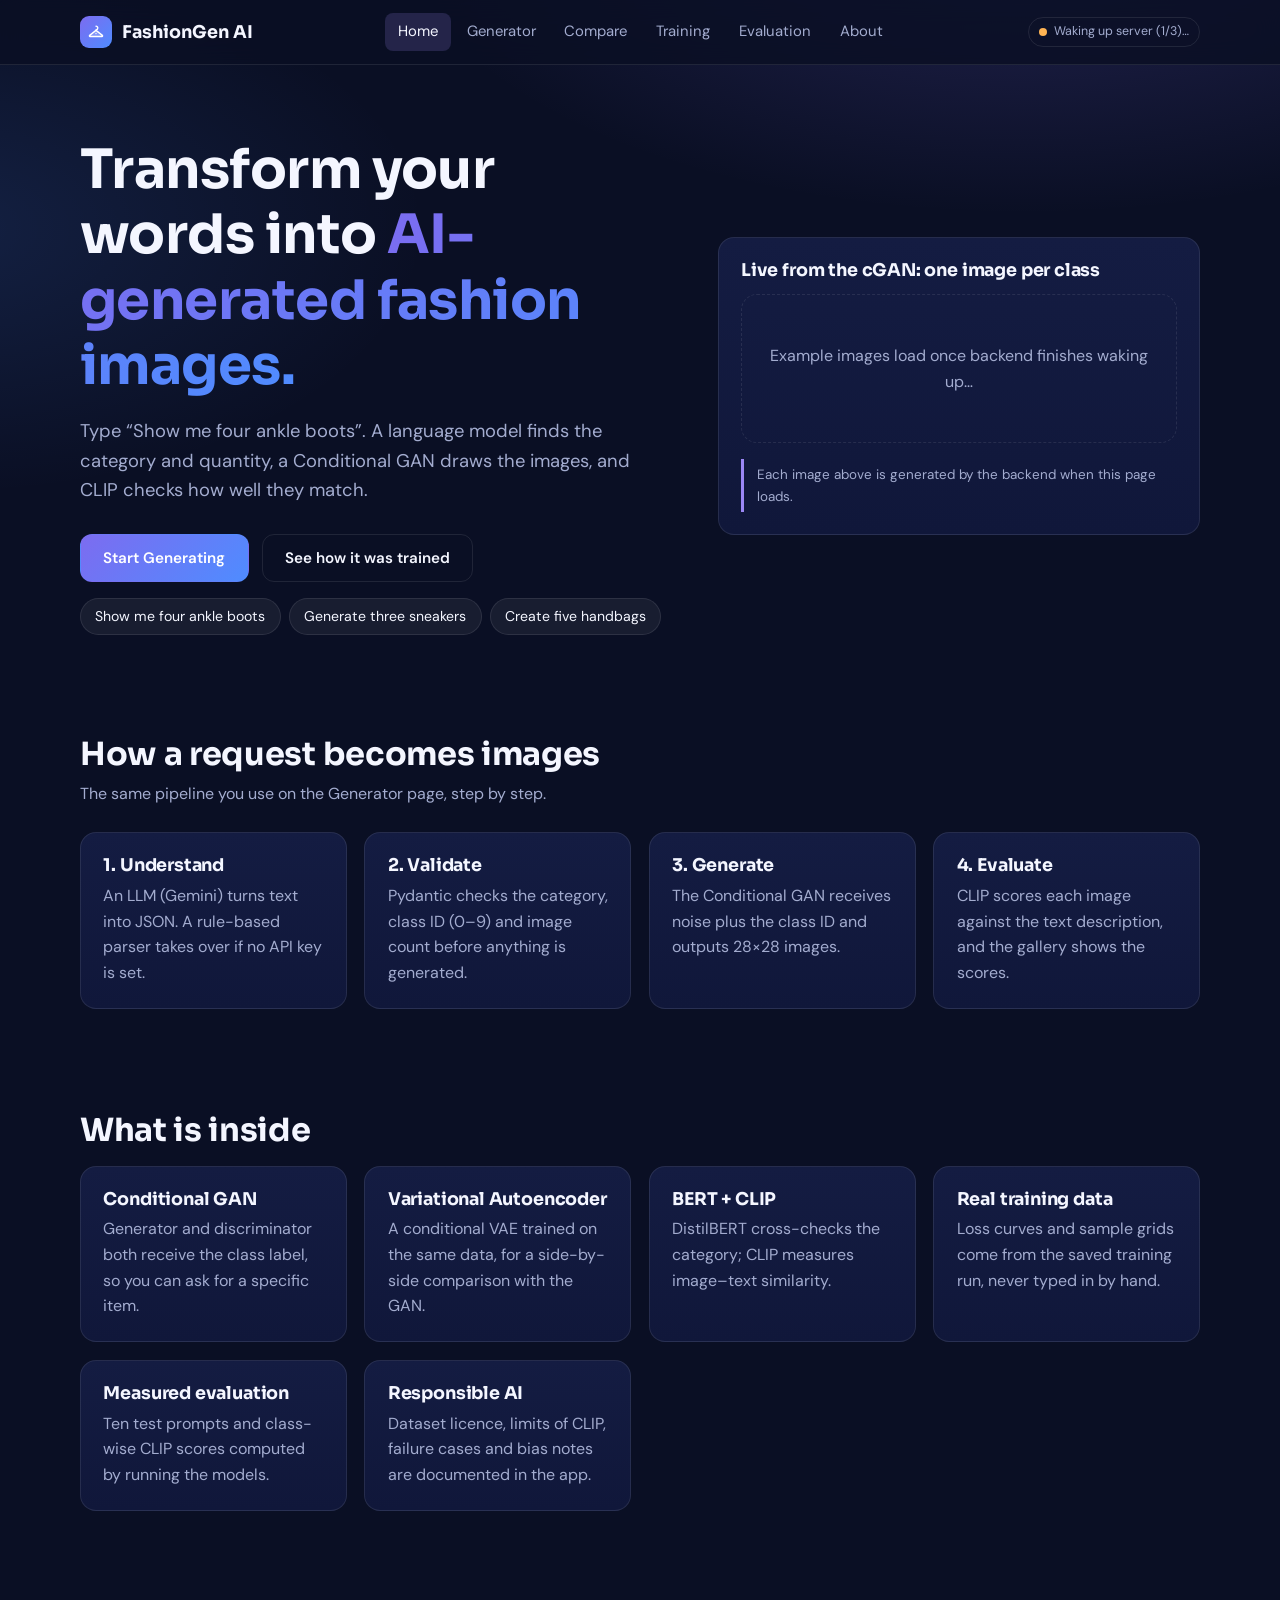
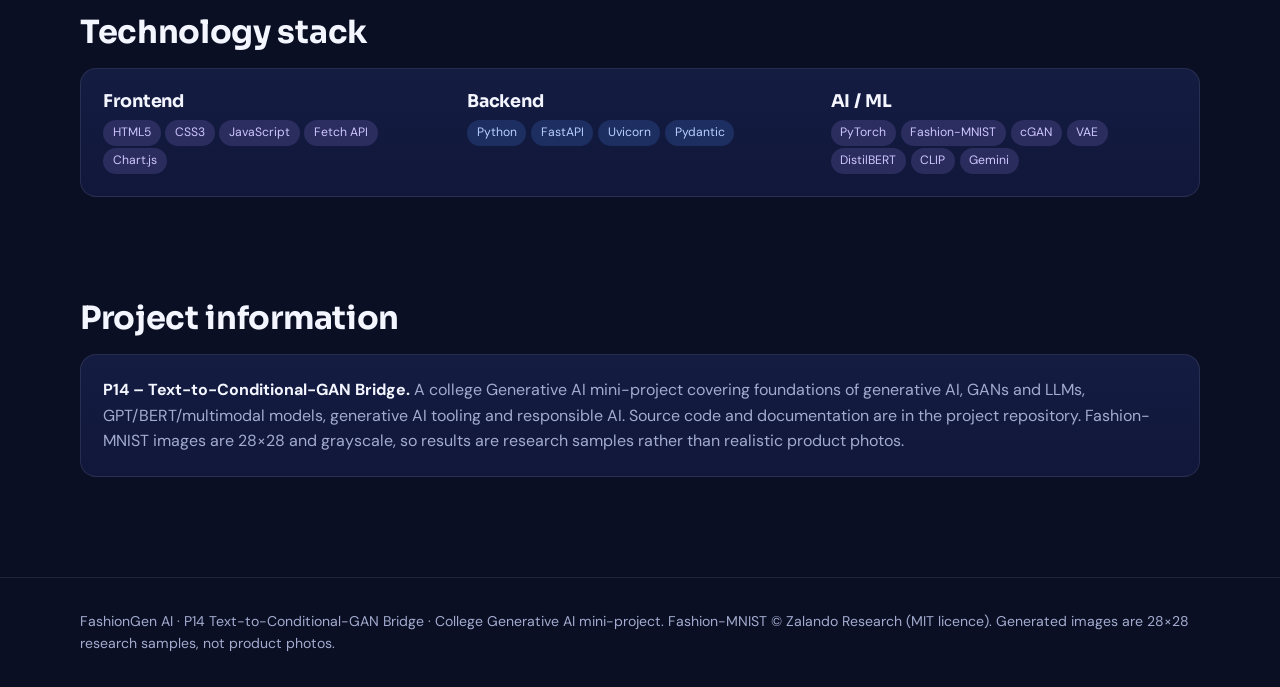
<file: frontend/index.html>
<!DOCTYPE html><html lang="en"><head><meta charset="utf-8"><meta name="viewport" content="width=device-width,initial-scale=1">
<link rel="preconnect" href="https://fonts.googleapis.com"><link rel="preconnect" href="https://fonts.gstatic.com" crossorigin>
<link href="https://fonts.googleapis.com/css2?family=DM+Sans:wght@400;500;700&family=Sora:wght@600;700&display=swap" rel="stylesheet">
<link rel="icon" type="image/svg+xml" href="assets/favicon.svg">
<link rel="stylesheet" href="css/style.css"><title>FashionGen AI – Text-to-Conditional-GAN Bridge</title></head><body>
<div id="nav"></div>
<header class="hero"><div class="wrap cols">
  <div>
    <h1>Transform your words into <span>AI-generated fashion images.</span></h1>
    <p class="lead">Type “Show me four ankle boots”. A language model finds the category and quantity, a Conditional GAN draws the images, and CLIP checks how well they match.</p>
    <div class="cta"><a class="btn" href="generator.html">Start Generating</a><a class="btn ghost" href="training.html">See how it was trained</a></div>
    <div class="chips"><a class="chip" href="generator.html">Show me four ankle boots</a><a class="chip" href="generator.html">Generate three sneakers</a><a class="chip" href="generator.html">Create five handbags</a></div>
  </div>
  <div class="card"><h3>Live from the cGAN: one image per class</h3>
    <div class="mini-gallery" id="home-gallery" style="margin-top:.8rem"><div class="empty" style="grid-column:1/-1">Loading samples…</div></div>
    <p class="note">Each image above is generated by the backend when this page loads.</p></div>
</div></header>

<section class="block"><div class="wrap"><h2>How a request becomes images</h2>
<p class="sub">The same pipeline you use on the Generator page, step by step.</p>
<div class="grid g4">
  <div class="card"><h3>1. Understand</h3><p>An LLM (Gemini) turns text into JSON. A rule-based parser takes over if no API key is set.</p></div>
  <div class="card"><h3>2. Validate</h3><p>Pydantic checks the category, class ID (0–9) and image count before anything is generated.</p></div>
  <div class="card"><h3>3. Generate</h3><p>The Conditional GAN receives noise plus the class ID and outputs 28×28 images.</p></div>
  <div class="card"><h3>4. Evaluate</h3><p>CLIP scores each image against the text description, and the gallery shows the scores.</p></div>
</div></div></section>

<section class="block"><div class="wrap"><h2>What is inside</h2><div class="grid g3" style="margin-top:1rem">
  <div class="card"><h3>Conditional GAN</h3><p>Generator and discriminator both receive the class label, so you can ask for a specific item.</p></div>
  <div class="card"><h3>Variational Autoencoder</h3><p>A conditional VAE trained on the same data, for a side-by-side comparison with the GAN.</p></div>
  <div class="card"><h3>BERT + CLIP</h3><p>DistilBERT cross-checks the category; CLIP measures image–text similarity.</p></div>
  <div class="card"><h3>Real training data</h3><p>Loss curves and sample grids come from the saved training run, never typed in by hand.</p></div>
  <div class="card"><h3>Measured evaluation</h3><p>Ten test prompts and class-wise CLIP scores computed by running the models.</p></div>
  <div class="card"><h3>Responsible AI</h3><p>Dataset licence, limits of CLIP, failure cases and bias notes are documented in the app.</p></div>
</div></div></section>

<section class="block"><div class="wrap"><h2>Technology stack</h2><div class="card" style="margin-top:1rem"><div class="grid g3">
  <div><h3>Frontend</h3><span class="badge">HTML5</span><span class="badge">CSS3</span><span class="badge">JavaScript</span><span class="badge">Fetch API</span><span class="badge">Chart.js</span></div>
  <div><h3>Backend</h3><span class="badge blue">Python</span><span class="badge blue">FastAPI</span><span class="badge blue">Uvicorn</span><span class="badge blue">Pydantic</span></div>
  <div><h3>AI / ML</h3><span class="badge">PyTorch</span><span class="badge">Fashion-MNIST</span><span class="badge">cGAN</span><span class="badge">VAE</span><span class="badge">DistilBERT</span><span class="badge">CLIP</span><span class="badge">Gemini</span></div>
</div></div></div></section>

<section class="block"><div class="wrap"><h2>Project information</h2>
<div class="card" style="margin-top:1rem"><p><b style="color:var(--text)">P14 – Text-to-Conditional-GAN Bridge.</b> A college Generative AI mini-project covering foundations of generative AI, GANs and LLMs, GPT/BERT/multimodal models, generative AI tooling and responsible AI. Source code and documentation are in the project repository. Fashion-MNIST images are 28×28 and grayscale, so results are research samples rather than realistic product photos.</p></div></div></section>
<div id="footer"></div>
<script src="js/config.js"></script><script src="js/api.js"></script><script src="js/main.js"></script></body></html>
</file>
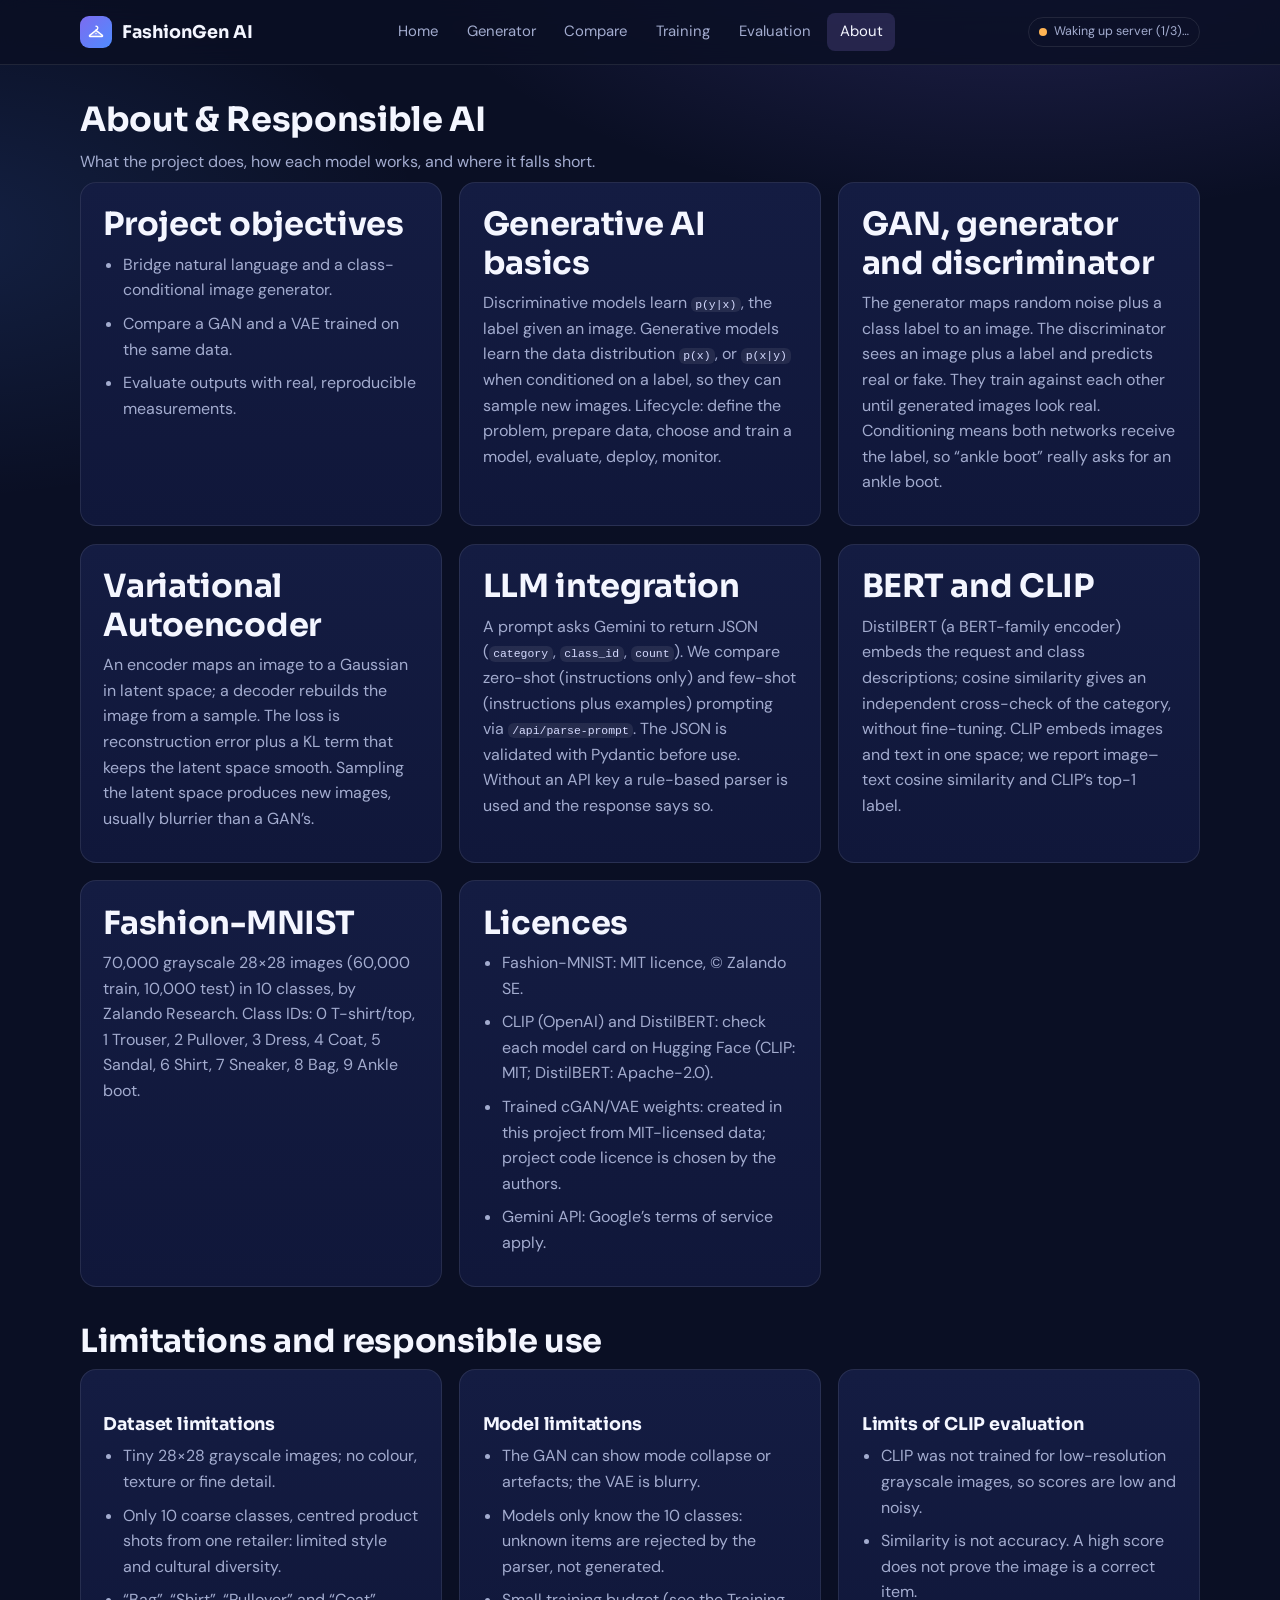
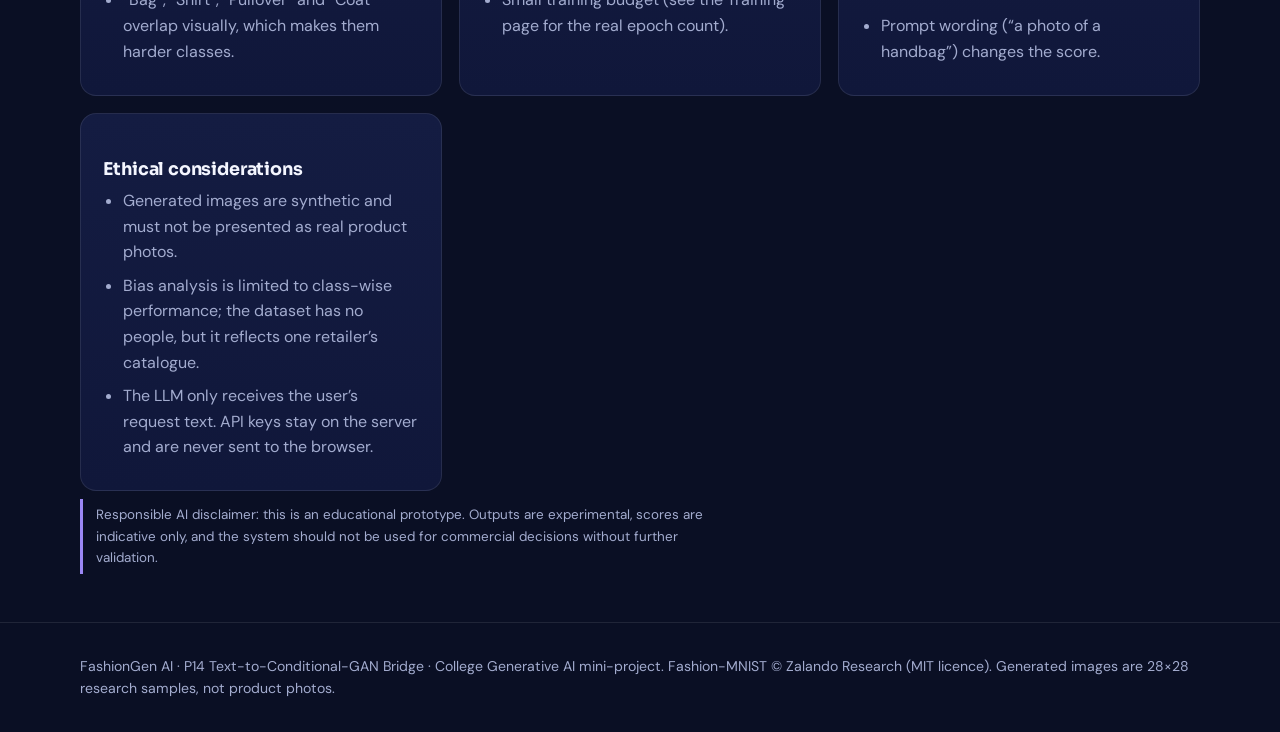
<file: frontend/about.html>
<!DOCTYPE html><html lang="en"><head><meta charset="utf-8"><meta name="viewport" content="width=device-width,initial-scale=1">
<link rel="preconnect" href="https://fonts.googleapis.com"><link rel="preconnect" href="https://fonts.gstatic.com" crossorigin>
<link href="https://fonts.googleapis.com/css2?family=DM+Sans:wght@400;500;700&family=Sora:wght@600;700&display=swap" rel="stylesheet">
<link rel="icon" type="image/svg+xml" href="assets/favicon.svg">
<link rel="stylesheet" href="css/style.css"><title>About & Responsible AI · FashionGen AI</title></head><body>
<div id="nav"></div>
<main class="wrap prose" style="padding-top:2.2rem">
  <h1 style="font-size:2.1rem">About & Responsible AI</h1>
  <p class="sub">What the project does, how each model works, and where it falls short.</p>
  <div class="grid g2">
  <div class="card"><h2>Project objectives</h2><ul><li>Bridge natural language and a class-conditional image generator.</li><li>Compare a GAN and a VAE trained on the same data.</li><li>Evaluate outputs with real, reproducible measurements.</li></ul></div>
  <div class="card"><h2>Generative AI basics</h2><p>Discriminative models learn <code>p(y|x)</code>, the label given an image. Generative models learn the data distribution <code>p(x)</code>, or <code>p(x|y)</code> when conditioned on a label, so they can sample new images. Lifecycle: define the problem, prepare data, choose and train a model, evaluate, deploy, monitor.</p></div>
  <div class="card"><h2>GAN, generator and discriminator</h2><p>The generator maps random noise plus a class label to an image. The discriminator sees an image plus a label and predicts real or fake. They train against each other until generated images look real. Conditioning means both networks receive the label, so “ankle boot” really asks for an ankle boot.</p></div>
  <div class="card"><h2>Variational Autoencoder</h2><p>An encoder maps an image to a Gaussian in latent space; a decoder rebuilds the image from a sample. The loss is reconstruction error plus a KL term that keeps the latent space smooth. Sampling the latent space produces new images, usually blurrier than a GAN’s.</p></div>
  <div class="card"><h2>LLM integration</h2><p>A prompt asks Gemini to return JSON (<code>category</code>, <code>class_id</code>, <code>count</code>). We compare zero-shot (instructions only) and few-shot (instructions plus examples) prompting via <code>/api/parse-prompt</code>. The JSON is validated with Pydantic before use. Without an API key a rule-based parser is used and the response says so.</p></div>
  <div class="card"><h2>BERT and CLIP</h2><p>DistilBERT (a BERT-family encoder) embeds the request and class descriptions; cosine similarity gives an independent cross-check of the category, without fine-tuning. CLIP embeds images and text in one space; we report image–text cosine similarity and CLIP’s top-1 label.</p></div>
  <div class="card"><h2>Fashion-MNIST</h2><p>70,000 grayscale 28×28 images (60,000 train, 10,000 test) in 10 classes, by Zalando Research. Class IDs: 0 T-shirt/top, 1 Trouser, 2 Pullover, 3 Dress, 4 Coat, 5 Sandal, 6 Shirt, 7 Sneaker, 8 Bag, 9 Ankle boot.</p></div>
  <div class="card"><h2>Licences</h2><ul><li>Fashion-MNIST: MIT licence, © Zalando SE.</li><li>CLIP (OpenAI) and DistilBERT: check each model card on Hugging Face (CLIP: MIT; DistilBERT: Apache-2.0).</li><li>Trained cGAN/VAE weights: created in this project from MIT-licensed data; project code licence is chosen by the authors.</li><li>Gemini API: Google’s terms of service apply.</li></ul></div>
  </div>
  <h2 style="margin-top:2.2rem">Limitations and responsible use</h2>
  <div class="grid g2">
  <div class="card"><h3>Dataset limitations</h3><ul><li>Tiny 28×28 grayscale images; no colour, texture or fine detail.</li><li>Only 10 coarse classes, centred product shots from one retailer: limited style and cultural diversity.</li><li>“Bag”, “Shirt”, “Pullover” and “Coat” overlap visually, which makes them harder classes.</li></ul></div>
  <div class="card"><h3>Model limitations</h3><ul><li>The GAN can show mode collapse or artefacts; the VAE is blurry.</li><li>Models only know the 10 classes: unknown items are rejected by the parser, not generated.</li><li>Small training budget (see the Training page for the real epoch count).</li></ul></div>
  <div class="card"><h3>Limits of CLIP evaluation</h3><ul><li>CLIP was not trained for low-resolution grayscale images, so scores are low and noisy.</li><li>Similarity is not accuracy. A high score does not prove the image is a correct item.</li><li>Prompt wording (“a photo of a handbag”) changes the score.</li></ul></div>
  <div class="card"><h3>Ethical considerations</h3><ul><li>Generated images are synthetic and must not be presented as real product photos.</li><li>Bias analysis is limited to class-wise performance; the dataset has no people, but it reflects one retailer’s catalogue.</li><li>The LLM only receives the user’s request text. API keys stay on the server and are never sent to the browser.</li></ul></div>
  </div>
  <p class="note">Responsible AI disclaimer: this is an educational prototype. Outputs are experimental, scores are indicative only, and the system should not be used for commercial decisions without further validation.</p>
</main>
<div id="footer"></div>
<script src="js/config.js"></script><script src="js/api.js"></script><script src="js/main.js"></script></body></html>
</file>
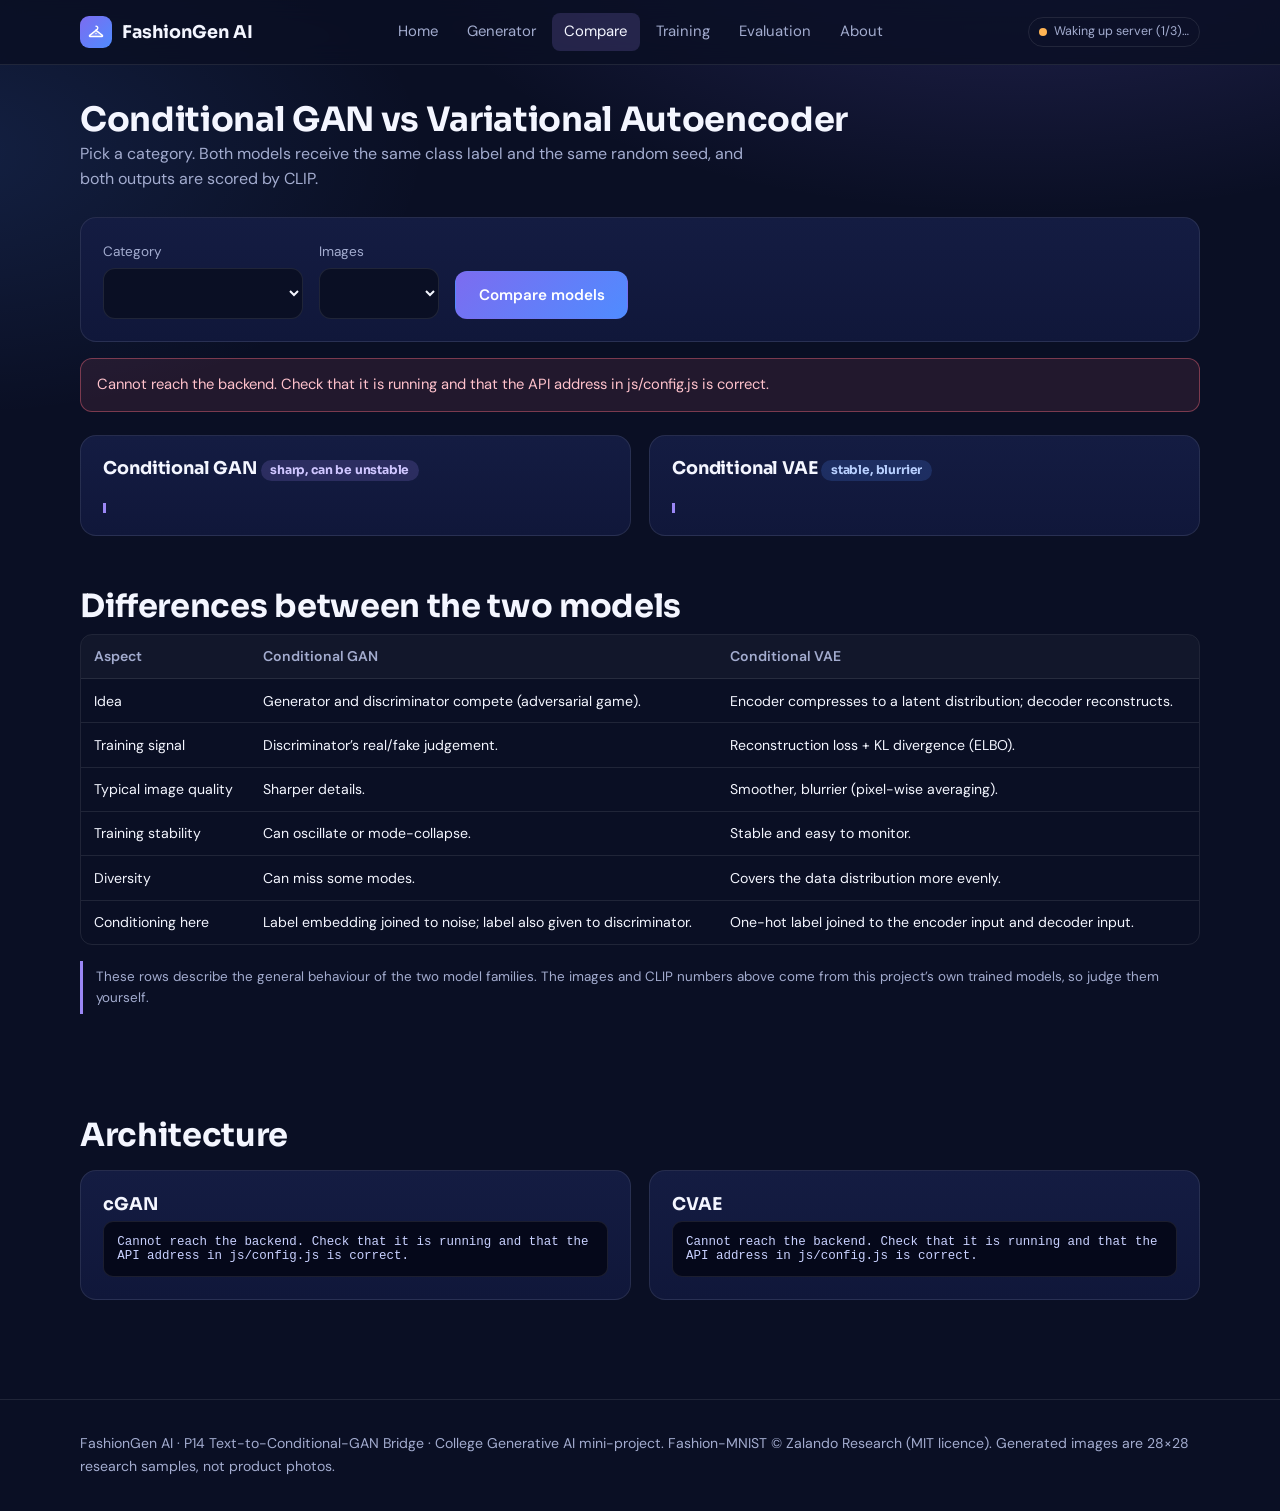
<file: frontend/comparison.html>
<!DOCTYPE html><html lang="en"><head><meta charset="utf-8"><meta name="viewport" content="width=device-width,initial-scale=1">
<link rel="preconnect" href="https://fonts.googleapis.com"><link rel="preconnect" href="https://fonts.gstatic.com" crossorigin>
<link href="https://fonts.googleapis.com/css2?family=DM+Sans:wght@400;500;700&family=Sora:wght@600;700&display=swap" rel="stylesheet">
<link rel="icon" type="image/svg+xml" href="assets/favicon.svg">
<link rel="stylesheet" href="css/style.css"><title>Model comparison · FashionGen AI</title></head><body>
<div id="nav"></div>
<main class="wrap" style="padding-top:2.2rem">
  <h1 style="font-size:2.1rem">Conditional GAN vs Variational Autoencoder</h1>
  <p class="sub">Pick a category. Both models receive the same class label and the same random seed, and both outputs are scored by CLIP.</p>
  <div class="card" style="display:flex;gap:1rem;flex-wrap:wrap;align-items:end">
    <div style="min-width:200px"><label for="cmp-cat">Category</label><select id="cmp-cat"></select></div>
    <div style="min-width:120px"><label for="cmp-count">Images</label><select id="cmp-count"></select></div>
    <button class="btn" id="cmp-btn">Compare models</button>
  </div>
  <div class="status" id="status" role="status"></div>
  <div class="compare-cols" style="margin-top:1.4rem">
    <div class="card"><h3>Conditional GAN <span class="badge">sharp, can be unstable</span></h3><div id="cgan-out" class="gallery" style="grid-template-columns:repeat(auto-fill,minmax(110px,1fr))"></div><div id="cgan-sum" class="note"></div></div>
    <div class="card"><h3>Conditional VAE <span class="badge blue">stable, blurrier</span></h3><div id="vae-out" class="gallery" style="grid-template-columns:repeat(auto-fill,minmax(110px,1fr))"></div><div id="vae-sum" class="note"></div></div>
  </div>
  <section class="block"><h2>Differences between the two models</h2>
    <div class="table-wrap"><table><thead><tr><th>Aspect</th><th>Conditional GAN</th><th>Conditional VAE</th></tr></thead><tbody>
      <tr><td>Idea</td><td>Generator and discriminator compete (adversarial game).</td><td>Encoder compresses to a latent distribution; decoder reconstructs.</td></tr>
      <tr><td>Training signal</td><td>Discriminator’s real/fake judgement.</td><td>Reconstruction loss + KL divergence (ELBO).</td></tr>
      <tr><td>Typical image quality</td><td>Sharper details.</td><td>Smoother, blurrier (pixel-wise averaging).</td></tr>
      <tr><td>Training stability</td><td>Can oscillate or mode-collapse.</td><td>Stable and easy to monitor.</td></tr>
      <tr><td>Diversity</td><td>Can miss some modes.</td><td>Covers the data distribution more evenly.</td></tr>
      <tr><td>Conditioning here</td><td>Label embedding joined to noise; label also given to discriminator.</td><td>One-hot label joined to the encoder input and decoder input.</td></tr>
    </tbody></table></div>
    <p class="note">These rows describe the general behaviour of the two model families. The images and CLIP numbers above come from this project’s own trained models, so judge them yourself.</p>
  </section>
  <section class="block"><h2>Architecture</h2><div class="grid g2" style="margin-top:1rem">
    <div class="card"><h3>cGAN</h3><div class="pre" id="arch-gan">Loading…</div></div>
    <div class="card"><h3>CVAE</h3><div class="pre" id="arch-vae">Loading…</div></div></div></section>
</main>
<div id="footer"></div>
<script src="js/config.js"></script><script src="js/api.js"></script><script src="js/main.js"></script><script src="js/dashboard.js"></script><script>document.addEventListener("DOMContentLoaded", initComparison);</script></body></html>
</file>
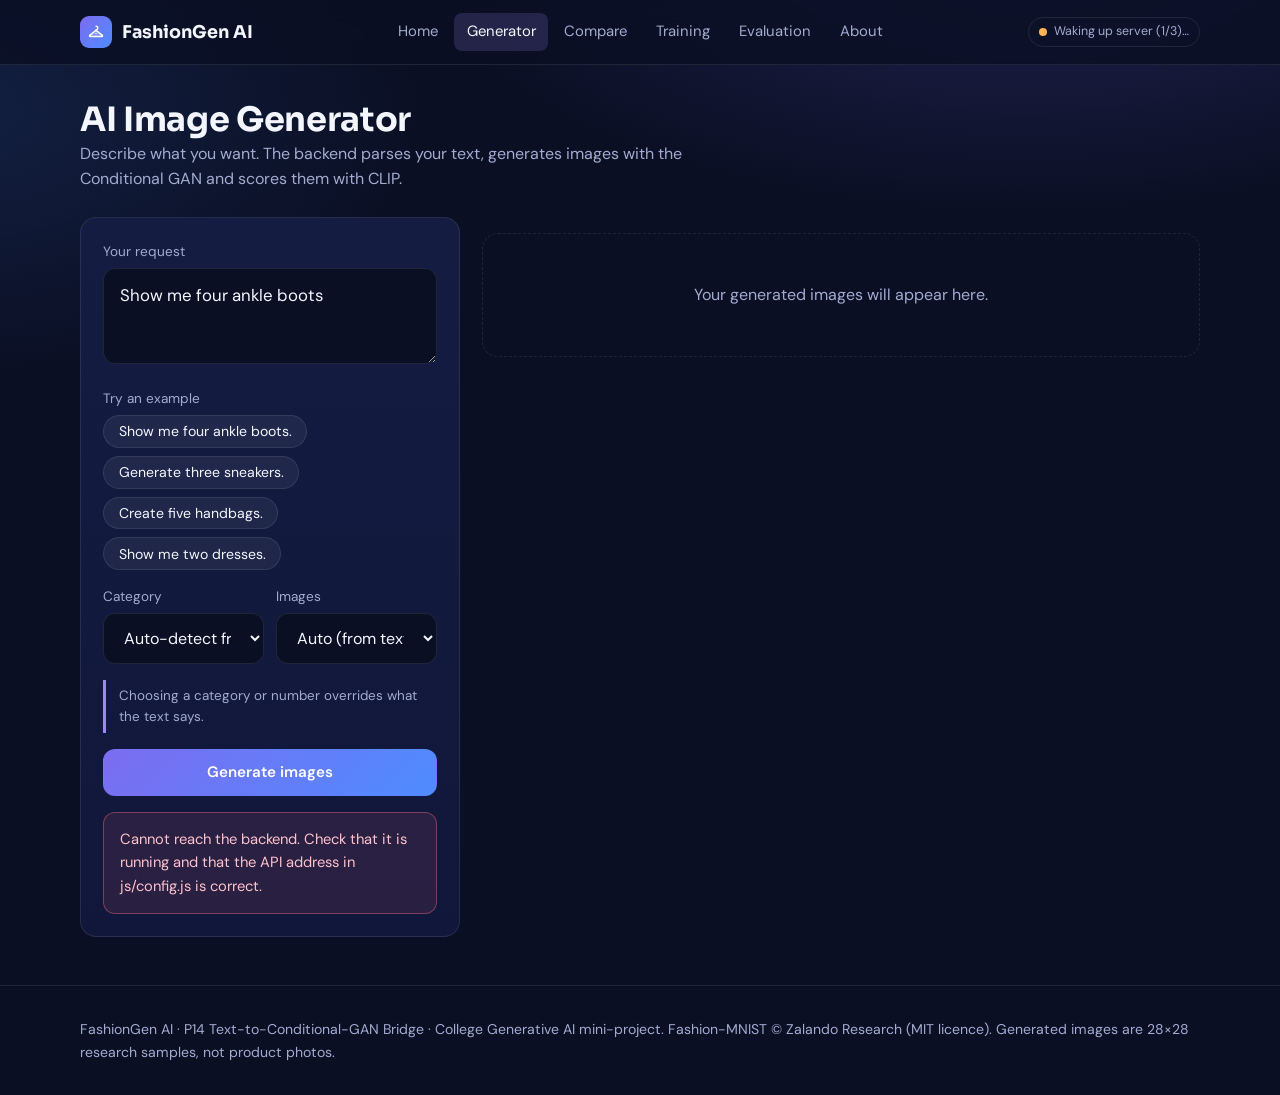
<file: frontend/generator.html>
<!DOCTYPE html><html lang="en"><head><meta charset="utf-8"><meta name="viewport" content="width=device-width,initial-scale=1">
<link rel="preconnect" href="https://fonts.googleapis.com"><link rel="preconnect" href="https://fonts.gstatic.com" crossorigin>
<link href="https://fonts.googleapis.com/css2?family=DM+Sans:wght@400;500;700&family=Sora:wght@600;700&display=swap" rel="stylesheet">
<link rel="icon" type="image/svg+xml" href="assets/favicon.svg">
<link rel="stylesheet" href="css/style.css"><title>Generator · FashionGen AI</title></head><body>
<div id="nav"></div>
<main class="wrap" style="padding-top:2.2rem">
  <h1 style="font-size:2.1rem">AI Image Generator</h1>
  <p class="sub">Describe what you want. The backend parses your text, generates images with the Conditional GAN and scores them with CLIP.</p>
  <div class="gen-layout">
    <form class="card" id="gen-form" novalidate>
      <div class="field"><label for="prompt">Your request</label>
        <textarea id="prompt" maxlength="300" placeholder="e.g. Show me four ankle boots">Show me four ankle boots</textarea></div>
      <div class="field"><label>Try an example</label><div class="chips" id="examples" style="margin-top:0"></div></div>
      <div class="row2 field">
        <div><label for="category">Category</label><select id="category"><option value="">Auto-detect from text</option></select></div>
        <div><label for="count">Images</label><select id="count"><option value="">Auto (from text)</option></select></div>
      </div>
      <p class="note" style="margin:0 0 1rem">Choosing a category or number overrides what the text says.</p>
      <button class="btn" id="gen-btn" type="submit" style="width:100%">Generate images</button>
      <div class="status" id="status" role="status" aria-live="polite"></div>
    </form>
    <div>
      <div class="summary" id="summary"></div>
      <div id="bert-box"></div>
      <div id="results"><div class="empty">Your generated images will appear here.</div></div>
    </div>
  </div>
</main>
<div id="footer"></div>
<script src="js/config.js"></script><script src="js/api.js"></script><script src="js/main.js"></script><script src="js/generator.js"></script></body></html>
</file>
<file: frontend/css/style.css>
:root{
  --bg:#0a0f24; --bg2:#10173a; --card:#141c42; --card2:#1a2350; --line:rgba(255,255,255,.09);
  --text:#f4f6ff; --muted:#a3accf; --purple:#9b87f5; --blue:#4f8cff; --ok:#3ddc97; --warn:#ffb454; --err:#ff6b81;
  --grad:linear-gradient(135deg,#7c6cf0 0%,#4f8cff 100%);
  --r:16px; --r-sm:10px; --max:1160px;
  --font:'DM Sans',system-ui,-apple-system,'Segoe UI',sans-serif; --head:'Sora','DM Sans',system-ui,sans-serif;
}
*{box-sizing:border-box;margin:0;padding:0}
html{scroll-behavior:smooth}
body{font-family:var(--font);background:var(--bg);color:var(--text);line-height:1.6;min-height:100vh;
  background-image:radial-gradient(900px 420px at 80% -80px,rgba(124,108,240,.22),transparent 70%),radial-gradient(700px 380px at -5% 10%,rgba(79,140,255,.14),transparent 70%);background-repeat:no-repeat}
a{color:var(--blue);text-decoration:none} a:hover{text-decoration:underline}
h1,h2,h3,h4{font-family:var(--head);line-height:1.2;letter-spacing:-.01em}
h1{font-size:clamp(2rem,5vw,3.4rem)} h2{font-size:clamp(1.45rem,3vw,2rem);margin-bottom:.5rem} h3{font-size:1.1rem;margin-bottom:.4rem}
p{color:var(--muted)} code{background:rgba(255,255,255,.08);padding:.1em .4em;border-radius:6px;font-size:.88em;color:#d6dbff}
.wrap{max-width:var(--max);margin:0 auto;padding:0 1.25rem}
section.block{padding:3.2rem 0}
.sub{max-width:62ch;margin-bottom:1.6rem}
:focus-visible{outline:2px solid var(--purple);outline-offset:2px}

/* nav */
.nav{position:sticky;top:0;z-index:50;background:rgba(10,15,36,.82);backdrop-filter:blur(12px);border-bottom:1px solid var(--line)}
.nav .wrap{display:flex;align-items:center;justify-content:space-between;height:64px;gap:1rem}
.brand{display:flex;align-items:center;gap:.6rem;font-family:var(--head);font-weight:700;color:var(--text);font-size:1.1rem}
.brand:hover{text-decoration:none}
.logo{width:32px;height:32px;border-radius:9px;background:var(--grad);display:grid;place-items:center}
.logo svg{width:18px;height:18px}
.links{display:flex;gap:.2rem;align-items:center}
.links a{color:var(--muted);padding:.45rem .8rem;border-radius:8px;font-size:.93rem}
.links a:hover{color:var(--text);background:rgba(255,255,255,.06);text-decoration:none}
.links a.active{color:var(--text);background:rgba(155,135,245,.18)}
.pill{display:inline-flex;align-items:center;gap:.4rem;font-size:.78rem;color:var(--muted);border:1px solid var(--line);padding:.25rem .65rem;border-radius:99px}
.dot{width:8px;height:8px;border-radius:50%;background:var(--warn)} .dot.ok{background:var(--ok)} .dot.bad{background:var(--err)}
.burger{display:none;background:none;border:1px solid var(--line);color:var(--text);border-radius:8px;padding:.4rem .6rem;font-size:1.1rem;cursor:pointer}
@media(max-width:900px){.burger{display:block}.links{position:absolute;top:64px;left:0;right:0;background:var(--bg2);flex-direction:column;align-items:stretch;padding:.6rem 1rem;display:none;border-bottom:1px solid var(--line)}.links.open{display:flex}.nav .pill{display:none}}

/* buttons + inputs */
.btn{display:inline-flex;align-items:center;justify-content:center;gap:.5rem;font:600 .95rem var(--font);padding:.8rem 1.4rem;border-radius:12px;border:1px solid transparent;cursor:pointer;color:#fff;background:var(--grad);transition:transform .15s,box-shadow .15s}
.btn:hover{transform:translateY(-1px);box-shadow:0 8px 24px rgba(124,108,240,.35);text-decoration:none}
.btn:disabled{opacity:.55;cursor:not-allowed;transform:none;box-shadow:none}
.btn.ghost{background:transparent;border-color:var(--line);color:var(--text)} .btn.ghost:hover{background:rgba(255,255,255,.06);box-shadow:none}
.btn.sm{padding:.45rem .8rem;font-size:.82rem;border-radius:9px}
label{font-size:.85rem;color:var(--muted);display:block;margin-bottom:.35rem}
textarea,select,input[type=number]{width:100%;background:var(--bg);color:var(--text);border:1px solid var(--line);border-radius:12px;padding:.8rem 1rem;font:inherit}
textarea{resize:vertical;min-height:96px;font-size:1.05rem}
textarea:focus,select:focus,input:focus{border-color:var(--purple);outline:none;box-shadow:0 0 0 3px rgba(155,135,245,.2)}

/* cards */
.card{background:linear-gradient(180deg,var(--card),var(--bg2));border:1px solid var(--line);border-radius:var(--r);padding:1.4rem}
.grid{display:grid;gap:1.1rem} .g2{grid-template-columns:repeat(auto-fit,minmax(300px,1fr))} .g3{grid-template-columns:repeat(auto-fit,minmax(250px,1fr))} .g4{grid-template-columns:repeat(auto-fit,minmax(200px,1fr))}
.stat b{display:block;font:700 1.9rem var(--head);color:var(--text)} .stat span{color:var(--muted);font-size:.88rem}
.badge{display:inline-block;font-size:.76rem;padding:.2rem .6rem;border-radius:99px;background:rgba(155,135,245,.18);color:#cfc6ff;margin-right:.3rem}
.badge.blue{background:rgba(79,140,255,.18);color:#b9d0ff} .badge.ok{background:rgba(61,220,151,.15);color:var(--ok)} .badge.warn{background:rgba(255,180,84,.15);color:var(--warn)}

/* hero */
.hero{padding:4.5rem 0 3rem}
.hero .cols{display:grid;grid-template-columns:1.1fr .9fr;gap:3rem;align-items:center}
.hero h1 span{background:var(--grad);-webkit-background-clip:text;background-clip:text;color:transparent}
.hero p.lead{font-size:1.15rem;margin:1.2rem 0 1.8rem;max-width:48ch}
.hero .cta{display:flex;gap:.8rem;flex-wrap:wrap}
.chips{display:flex;gap:.5rem;flex-wrap:wrap;margin-top:1rem}
.chip{background:rgba(255,255,255,.06);border:1px solid var(--line);color:var(--text);border-radius:99px;padding:.4rem .9rem;font-size:.88rem;cursor:pointer;font-family:inherit}
.chip:hover{border-color:var(--purple);background:rgba(155,135,245,.14)}
@media(max-width:860px){.hero .cols{grid-template-columns:1fr}}

/* gallery */
.gallery{display:grid;grid-template-columns:repeat(auto-fill,minmax(170px,1fr));gap:1rem}
.tile{background:var(--card);border:1px solid var(--line);border-radius:14px;overflow:hidden;display:flex;flex-direction:column}
.tile img{width:100%;aspect-ratio:1;object-fit:contain;background:#05081a;image-rendering:auto;display:block}
.tile .meta{padding:.7rem .8rem;font-size:.82rem;color:var(--muted);display:flex;flex-direction:column;gap:.35rem}
.tile .meta b{color:var(--text);font-size:.9rem}
.mini-gallery{display:grid;grid-template-columns:repeat(5,1fr);gap:.6rem}
.mini-gallery figure{margin:0;background:#05081a;border-radius:10px;overflow:hidden;border:1px solid var(--line)}
.mini-gallery img{width:100%;display:block;aspect-ratio:1;object-fit:contain}
.mini-gallery figcaption{font-size:.72rem;text-align:center;color:var(--muted);padding:.25rem}
.score-bar{height:6px;border-radius:4px;background:rgba(255,255,255,.1);overflow:hidden} .score-bar i{display:block;height:100%;background:var(--grad)}

/* generator layout */
.gen-layout{display:grid;grid-template-columns:380px 1fr;gap:1.4rem;align-items:start}
@media(max-width:960px){.gen-layout{grid-template-columns:1fr}}
.field{margin-bottom:1rem} .row2{display:grid;grid-template-columns:1fr 1fr;gap:.8rem}
.status{display:none;margin-top:1rem;padding:.9rem 1rem;border-radius:12px;background:rgba(79,140,255,.1);border:1px solid rgba(79,140,255,.3);font-size:.92rem}
.status.show{display:block} .status.error{background:rgba(255,107,129,.1);border-color:rgba(255,107,129,.4);color:#ffc2cc}
.steps{list-style:none;margin-top:.5rem;display:grid;gap:.25rem;color:var(--muted);font-size:.85rem}
.steps li::before{content:"○ "} .steps li.done{color:var(--ok)} .steps li.done::before{content:"● "} .steps li.active{color:var(--text)} .steps li.active::before{content:"◐ "}
.spinner{width:18px;height:18px;border:3px solid rgba(255,255,255,.25);border-top-color:#fff;border-radius:50%;animation:spin .8s linear infinite;display:inline-block}
@keyframes spin{to{transform:rotate(360deg)}}
.summary{display:flex;gap:.6rem;flex-wrap:wrap;margin-bottom:1rem;align-items:center}
.empty{text-align:center;padding:3rem 1rem;border:1px dashed var(--line);border-radius:var(--r);color:var(--muted)}
.note{font-size:.84rem;color:var(--muted);border-left:3px solid var(--purple);padding:.3rem .8rem;margin-top:1rem}

/* tables, charts */
.table-wrap{overflow-x:auto;border:1px solid var(--line);border-radius:12px}
table{width:100%;border-collapse:collapse;font-size:.88rem;min-width:620px}
th,td{padding:.65rem .8rem;text-align:left;border-bottom:1px solid var(--line)} th{color:var(--muted);font-weight:600;background:rgba(255,255,255,.03)} tr:last-child td{border-bottom:0}
.chart-box{position:relative;height:300px} .chart-box.tall{height:360px}
.grid-img{width:100%;border-radius:12px;background:#05081a;border:1px solid var(--line);image-rendering:pixelated}
.tabs{display:flex;gap:.4rem;flex-wrap:wrap;margin-bottom:1rem}
.progress{height:10px;border-radius:6px;background:rgba(255,255,255,.1);overflow:hidden} .progress i{display:block;height:100%;background:var(--grad)}
.prose h3{margin-top:1.4rem} .prose p,.prose li{margin:.5rem 0;max-width:75ch} .prose ul{padding-left:1.2rem;color:var(--muted)}
.compare-cols{display:grid;grid-template-columns:1fr 1fr;gap:1.1rem} @media(max-width:760px){.compare-cols{grid-template-columns:1fr}}
.pre{white-space:pre-wrap;font:.78rem ui-monospace,Menlo,monospace;background:#05081a;border:1px solid var(--line);border-radius:10px;padding:.8rem;max-height:240px;overflow:auto;color:#c9d1ff}
footer{border-top:1px solid var(--line);padding:2rem 0;margin-top:3rem;color:var(--muted);font-size:.88rem}
@media(prefers-reduced-motion:reduce){*{animation:none!important;transition:none!important}}
</file>
